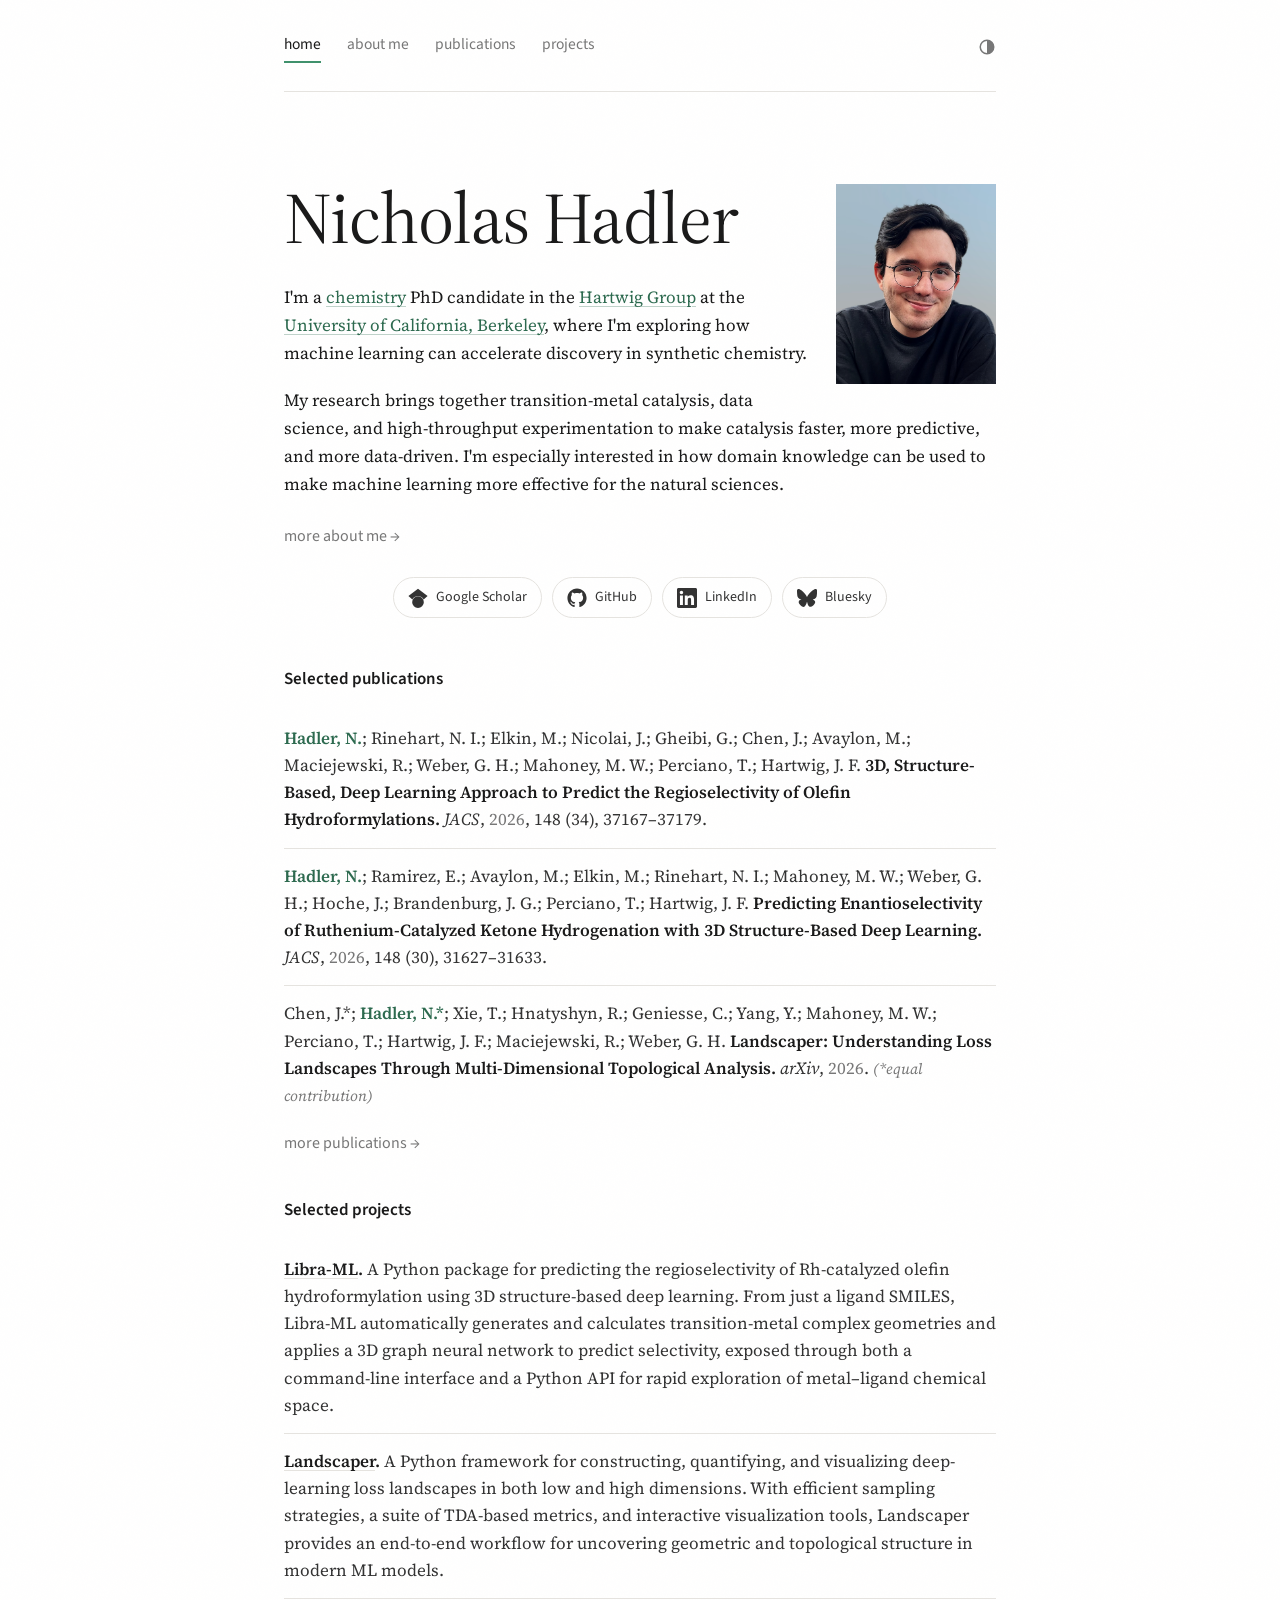
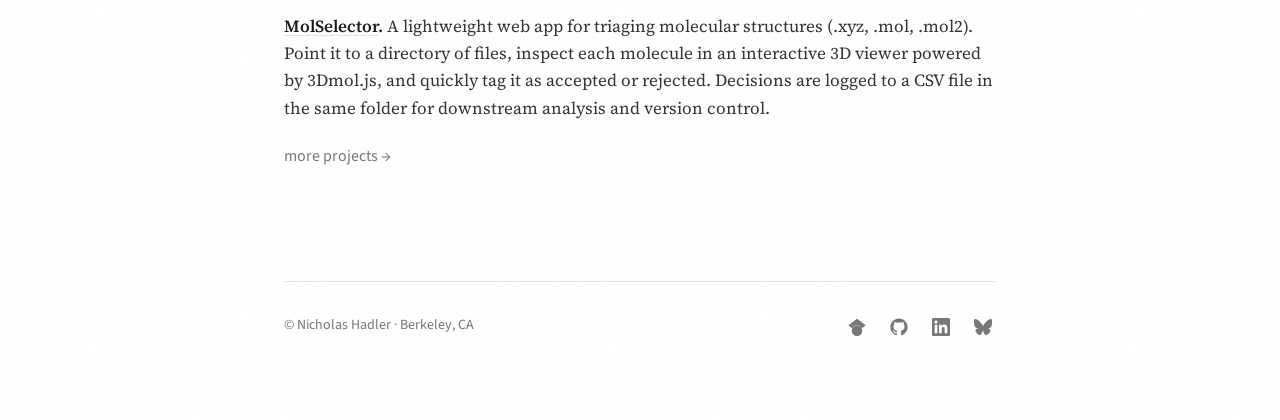
<file: index.html>
<!DOCTYPE html>
<html lang="en">
<head>
  <meta charset="utf-8">
  <meta name="viewport" content="width=device-width, initial-scale=1">
  <title>Nicholas Hadler</title>
  <link rel="preconnect" href="https://fonts.googleapis.com">
  <link rel="preconnect" href="https://fonts.gstatic.com" crossorigin>
  <link href="https://fonts.googleapis.com/css2?family=Source+Serif+4:ital,opsz,wght@0,8..60,400;0,8..60,500;0,8..60,600;1,8..60,400&family=Source+Sans+3:wght@400;500;600&family=JetBrains+Mono:wght@400;500&display=swap" rel="stylesheet">
  <link rel="apple-touch-icon" sizes="180x180" href="assets/apple-touch-icon.png">
  <link rel="icon" type="image/png" sizes="32x32" href="assets/favicon-32x32.png">
  <link rel="icon" type="image/png" sizes="16x16" href="assets/favicon-16x16.png">
  <link rel="manifest" href="assets/site.webmanifest">
  <link rel="stylesheet" href="styles.css">
  <script src="theme.js"></script>
</head>
<body>
  <div class="app">
    <nav class="topnav">
      <a href="index.html" class="nav-link is-active">home</a>
      <a href="about.html" class="nav-link">about me</a>
      <a href="publications.html" class="nav-link">publications</a>
      <a href="projects.html" class="nav-link">projects</a>
      <button class="theme-toggle" aria-label="Toggle color scheme" onclick="cycleTheme()">
        <svg class="icon-sun" viewBox="0 0 24 24" fill="none" stroke="currentColor" stroke-width="2" stroke-linecap="round" stroke-linejoin="round"><circle cx="12" cy="12" r="5"/><line x1="12" y1="1" x2="12" y2="3"/><line x1="12" y1="21" x2="12" y2="23"/><line x1="4.22" y1="4.22" x2="5.64" y2="5.64"/><line x1="18.36" y1="18.36" x2="19.78" y2="19.78"/><line x1="1" y1="12" x2="3" y2="12"/><line x1="21" y1="12" x2="23" y2="12"/><line x1="4.22" y1="19.78" x2="5.64" y2="18.36"/><line x1="18.36" y1="5.64" x2="19.78" y2="4.22"/></svg>
        <svg class="icon-moon" viewBox="0 0 24 24" fill="none" stroke="currentColor" stroke-width="2" stroke-linecap="round" stroke-linejoin="round"><path d="M21 12.79A9 9 0 1 1 11.21 3 7 7 0 0 0 21 12.79z"/></svg>
        <svg class="icon-auto" viewBox="0 0 24 24" fill="none" stroke="currentColor" stroke-width="2" stroke-linecap="round" stroke-linejoin="round"><circle cx="12" cy="12" r="9"/><path d="M12 3a9 9 0 0 1 0 18z" fill="currentColor" stroke="none"/></svg>
      </button>
    </nav>

    <main>
      <section class="section hero-section">
        <div class="hero-portrait">
          <img src="images/profile.png" alt="Nicholas Hadler">
        </div>
        <h1 class="hero-name">Nicholas Hadler</h1>

        <div class="hero-body">
          <p>
            I'm a <a href="https://chemistry.berkeley.edu/chem" target="_blank" rel="noreferrer">chemistry</a> PhD candidate in the <a href="https://hartwig.cchem.berkeley.edu/" target="_blank" rel="noreferrer">Hartwig Group</a> at the <a href="https://www.berkeley.edu/" target="_blank" rel="noreferrer">University of California, Berkeley</a>, where I'm exploring how machine learning can accelerate discovery in synthetic chemistry.
          </p>
          <p>
            My research brings together transition-metal catalysis, data science, and high-throughput experimentation to make catalysis faster, more predictive, and more data-driven. I'm especially interested in how domain knowledge can be used to make machine learning more effective for the natural sciences.
          </p>
          <a class="more-link" href="about.html">more about me &rarr;</a>
        </div>

        <div class="social-links">
          <a href="https://scholar.google.com/citations?user=IBnzxfkAAAAJ&hl=en" target="_blank" rel="noreferrer" class="social-link" aria-label="Google Scholar">
            <svg width="20" height="20" viewBox="0 0 24 24" fill="currentColor" aria-hidden="true"><path d="M5.242 13.769L0.5 9.5 12 1l11.5 8.5-4.742 4.269C17.548 11.249 14.978 9.5 12 9.5c-2.977 0-5.548 1.748-6.758 4.269zM12 10a7 7 0 1 0 0 14 7 7 0 0 0 0-14z"/></svg>
            <span>Google Scholar</span>
          </a>
          <a href="https://github.com/nhadler" target="_blank" rel="noreferrer" class="social-link" aria-label="GitHub">
            <svg width="20" height="20" viewBox="0 0 24 24" fill="currentColor" aria-hidden="true"><path d="M12 .5C5.648.5.5 5.648.5 12c0 5.082 3.292 9.39 7.868 10.91.576.108.79-.25.79-.553 0-.273-.011-1.175-.016-2.13-3.197.695-3.872-1.353-3.872-1.353-.522-1.327-1.276-1.68-1.276-1.68-1.043-.713.08-.699.08-.699 1.154.082 1.761 1.185 1.761 1.185 1.026 1.758 2.693 1.25 3.35.956.103-.744.402-1.25.731-1.538-2.553-.29-5.237-1.277-5.237-5.683 0-1.255.45-2.282 1.184-3.087-.119-.29-.513-1.46.112-3.044 0 0 .964-.308 3.16 1.178.915-.254 1.898-.381 2.876-.386.977.005 1.96.132 2.877.386 2.194-1.486 3.157-1.178 3.157-1.178.626 1.584.232 2.754.114 3.044.737.805 1.183 1.832 1.183 3.087 0 4.417-2.688 5.39-5.25 5.673.413.356.78 1.056.78 2.129 0 1.537-.013 2.776-.013 3.154 0 .305.21.666.796.553C20.21 21.385 23.5 17.078 23.5 12 23.5 5.648 18.352.5 12 .5z"/></svg>
            <span>GitHub</span>
          </a>
          <a href="https://www.linkedin.com/in/nicholas-hadler/" target="_blank" rel="noreferrer" class="social-link" aria-label="LinkedIn">
            <svg width="20" height="20" viewBox="0 0 24 24" fill="currentColor" aria-hidden="true"><path d="M20.447 20.452h-3.554v-5.569c0-1.328-.027-3.037-1.852-3.037-1.853 0-2.136 1.445-2.136 2.939v5.667H9.351V9h3.414v1.561h.046c.477-.9 1.637-1.85 3.37-1.85 3.601 0 4.267 2.37 4.267 5.455v6.286zM5.337 7.433c-1.144 0-2.063-.926-2.063-2.065 0-1.138.92-2.063 2.063-2.063 1.14 0 2.064.925 2.064 2.063 0 1.139-.925 2.065-2.064 2.065zm1.782 13.019H3.555V9h3.564v11.452zM22.225 0H1.771C.792 0 0 .774 0 1.729v20.542C0 23.227.792 24 1.771 24h20.451C23.2 24 24 23.227 24 22.271V1.729C24 .774 23.2 0 22.222 0h.003z"/></svg>
            <span>LinkedIn</span>
          </a>
          <a href="https://bsky.app/profile/nichadler.bsky.social" target="_blank" rel="noreferrer" class="social-link" aria-label="Bluesky">
            <svg width="20" height="20" viewBox="0 0 24 24" fill="currentColor" aria-hidden="true"><path d="M12 10.8c-1.087-2.114-4.046-6.053-6.798-7.995C2.566.944 1.561 1.266.902 1.565.139 1.908 0 3.08 0 3.768c0 .69.378 5.65.624 6.479.815 2.736 3.713 3.66 6.383 3.364-3.908.578-7.376 2.005-2.83 7.078 5.004 5.19 6.864-1.113 7.823-4.308.958 3.195 2.054 9.271 7.74 4.308 4.25-4.308 1.328-6.5-2.58-7.078 2.67.297 5.568-.628 6.383-3.364.246-.828.624-5.79.624-6.478 0-.69-.139-1.861-.902-2.206-.659-.298-1.664-.62-4.3 1.24C16.046 4.748 13.087 8.687 12 10.8z"/></svg>
            <span>Bluesky</span>
          </a>
        </div>

        <h2 class="subsection-title" style="margin-top: 48px">Selected publications</h2>
        <ul class="pub-list">
          <li class="pub-item">
            <span class="me">Hadler, N.</span>; Rinehart, N. I.; Elkin, M.; Nicolai, J.; Gheibi, G.; Chen, J.; Avaylon, M.; Maciejewski, R.; Weber, G. H.; Mahoney, M. W.; Perciano, T.; Hartwig, J. F.
            <a href="https://doi.org/10.1021/jacs.6c11602" target="_blank" rel="noreferrer" class="pub-title"><strong>3D, Structure-Based, Deep Learning Approach to Predict the Regioselectivity of Olefin Hydroformylations.</strong></a>
            <span class="pub-venue">JACS</span>, <span class="pub-year">2026</span>, 148 (34), 37167&ndash;37179.
          </li>
          <li class="pub-item">
            <span class="me">Hadler, N.</span>; Ramirez, E.; Avaylon, M.; Elkin, M.; Rinehart, N. I.; Mahoney, M. W.; Weber, G. H.; Hoche, J.; Brandenburg, J. G.; Perciano, T.; Hartwig, J. F.
            <a href="https://doi.org/10.1021/jacs.6c07313" target="_blank" rel="noreferrer" class="pub-title"><strong>Predicting Enantioselectivity of Ruthenium-Catalyzed Ketone Hydrogenation with 3D Structure-Based Deep Learning.</strong></a>
            <span class="pub-venue">JACS</span>, <span class="pub-year">2026</span>, 148 (30), 31627&ndash;31633.
          </li>
          <li class="pub-item">
            Chen, J.*; <span class="me">Hadler, N.*</span>; Xie, T.; Hnatyshyn, R.; Geniesse, C.; Yang, Y.; Mahoney, M. W.; Perciano, T.; Hartwig, J. F.; Maciejewski, R.; Weber, G. H.
            <a href="https://arxiv.org/abs/2602.07135" target="_blank" rel="noreferrer" class="pub-title"><strong>Landscaper: Understanding Loss Landscapes Through Multi-Dimensional Topological Analysis.</strong></a>
            <span class="pub-venue">arXiv</span>, <span class="pub-year">2026</span>. <span class="pub-note">(*equal contribution)</span>
          </li>
        </ul>
        <a class="more-link" href="publications.html">more publications &rarr;</a>

        <h2 class="subsection-title" style="margin-top: 40px">Selected projects</h2>
        <ul class="proj-list">
          <li class="proj-item">
            <strong><a href="https://github.com/Hartwig-Group/Libra-ML" target="_blank" rel="noreferrer">Libra-ML</a>.</strong> A Python package for predicting the regioselectivity of Rh-catalyzed olefin hydroformylation using 3D structure-based deep learning. From just a ligand SMILES, Libra-ML automatically generates and calculates transition-metal complex geometries and applies a 3D graph neural network to predict selectivity, exposed through both a command-line interface and a Python API for rapid exploration of metal–ligand chemical space.
          </li>
          <li class="proj-item">
            <strong><a href="https://github.com/Vis4SciML/Landscaper" target="_blank" rel="noreferrer">Landscaper</a>.</strong> A Python framework for constructing, quantifying, and visualizing deep-learning loss landscapes in both low and high dimensions. With efficient sampling strategies, a suite of TDA-based metrics, and interactive visualization tools, Landscaper provides an end-to-end workflow for uncovering geometric and topological structure in modern ML models.
          </li>
          <li class="proj-item">
            <strong><a href="https://github.com/nhadler/MolSelector" target="_blank" rel="noreferrer">MolSelector</a>.</strong> A lightweight web app for triaging molecular structures (.xyz, .mol, .mol2). Point it to a directory of files, inspect each molecule in an interactive 3D viewer powered by 3Dmol.js, and quickly tag it as accepted or rejected. Decisions are logged to a CSV file in the same folder for downstream analysis and version control.
          </li>
        </ul>
        <a class="more-link" href="projects.html">more projects &rarr;</a>
      </section>
    </main>

    <footer class="footer">
      <span>&copy; Nicholas Hadler &middot; Berkeley, CA</span>
      <span class="footer-icons">
        <a href="https://scholar.google.com/citations?user=IBnzxfkAAAAJ&hl=en" target="_blank" rel="noreferrer" aria-label="Google Scholar" title="Google Scholar">
          <svg width="18" height="18" viewBox="0 0 24 24" fill="currentColor" aria-hidden="true"><path d="M5.242 13.769L0.5 9.5 12 1l11.5 8.5-4.742 4.269C17.548 11.249 14.978 9.5 12 9.5c-2.977 0-5.548 1.748-6.758 4.269zM12 10a7 7 0 1 0 0 14 7 7 0 0 0 0-14z"/></svg>
        </a>
        <a href="https://github.com/nhadler" target="_blank" rel="noreferrer" aria-label="GitHub" title="GitHub">
          <svg width="18" height="18" viewBox="0 0 24 24" fill="currentColor" aria-hidden="true"><path d="M12 .5C5.648.5.5 5.648.5 12c0 5.082 3.292 9.39 7.868 10.91.576.108.79-.25.79-.553 0-.273-.011-1.175-.016-2.13-3.197.695-3.872-1.353-3.872-1.353-.522-1.327-1.276-1.68-1.276-1.68-1.043-.713.08-.699.08-.699 1.154.082 1.761 1.185 1.761 1.185 1.026 1.758 2.693 1.25 3.35.956.103-.744.402-1.25.731-1.538-2.553-.29-5.237-1.277-5.237-5.683 0-1.255.45-2.282 1.184-3.087-.119-.29-.513-1.46.112-3.044 0 0 .964-.308 3.16 1.178.915-.254 1.898-.381 2.876-.386.977.005 1.96.132 2.877.386 2.194-1.486 3.157-1.178 3.157-1.178.626 1.584.232 2.754.114 3.044.737.805 1.183 1.832 1.183 3.087 0 4.417-2.688 5.39-5.25 5.673.413.356.78 1.056.78 2.129 0 1.537-.013 2.776-.013 3.154 0 .305.21.666.796.553C20.21 21.385 23.5 17.078 23.5 12 23.5 5.648 18.352.5 12 .5z"/></svg>
        </a>
        <a href="https://www.linkedin.com/in/nicholas-hadler/" target="_blank" rel="noreferrer" aria-label="LinkedIn" title="LinkedIn">
          <svg width="18" height="18" viewBox="0 0 24 24" fill="currentColor" aria-hidden="true"><path d="M20.447 20.452h-3.554v-5.569c0-1.328-.027-3.037-1.852-3.037-1.853 0-2.136 1.445-2.136 2.939v5.667H9.351V9h3.414v1.561h.046c.477-.9 1.637-1.85 3.37-1.85 3.601 0 4.267 2.37 4.267 5.455v6.286zM5.337 7.433c-1.144 0-2.063-.926-2.063-2.065 0-1.138.92-2.063 2.063-2.063 1.14 0 2.064.925 2.064 2.063 0 1.139-.925 2.065-2.064 2.065zm1.782 13.019H3.555V9h3.564v11.452zM22.225 0H1.771C.792 0 0 .774 0 1.729v20.542C0 23.227.792 24 1.771 24h20.451C23.2 24 24 23.227 24 22.271V1.729C24 .774 23.2 0 22.222 0h.003z"/></svg>
        </a>
        <a href="https://bsky.app/profile/nichadler.bsky.social" target="_blank" rel="noreferrer" aria-label="Bluesky" title="Bluesky">
          <svg width="18" height="18" viewBox="0 0 24 24" fill="currentColor" aria-hidden="true"><path d="M12 10.8c-1.087-2.114-4.046-6.053-6.798-7.995C2.566.944 1.561 1.266.902 1.565.139 1.908 0 3.08 0 3.768c0 .69.378 5.65.624 6.479.815 2.736 3.713 3.66 6.383 3.364-3.908.578-7.376 2.005-2.83 7.078 5.004 5.19 6.864-1.113 7.823-4.308.958 3.195 2.054 9.271 7.74 4.308 4.25-4.308 1.328-6.5-2.58-7.078 2.67.297 5.568-.628 6.383-3.364.246-.828.624-5.79.624-6.478 0-.69-.139-1.861-.902-2.206-.659-.298-1.664-.62-4.3 1.24C16.046 4.748 13.087 8.687 12 10.8z"/></svg>
        </a>
      </span>
    </footer>
  </div>
</body>
</html>
</file>
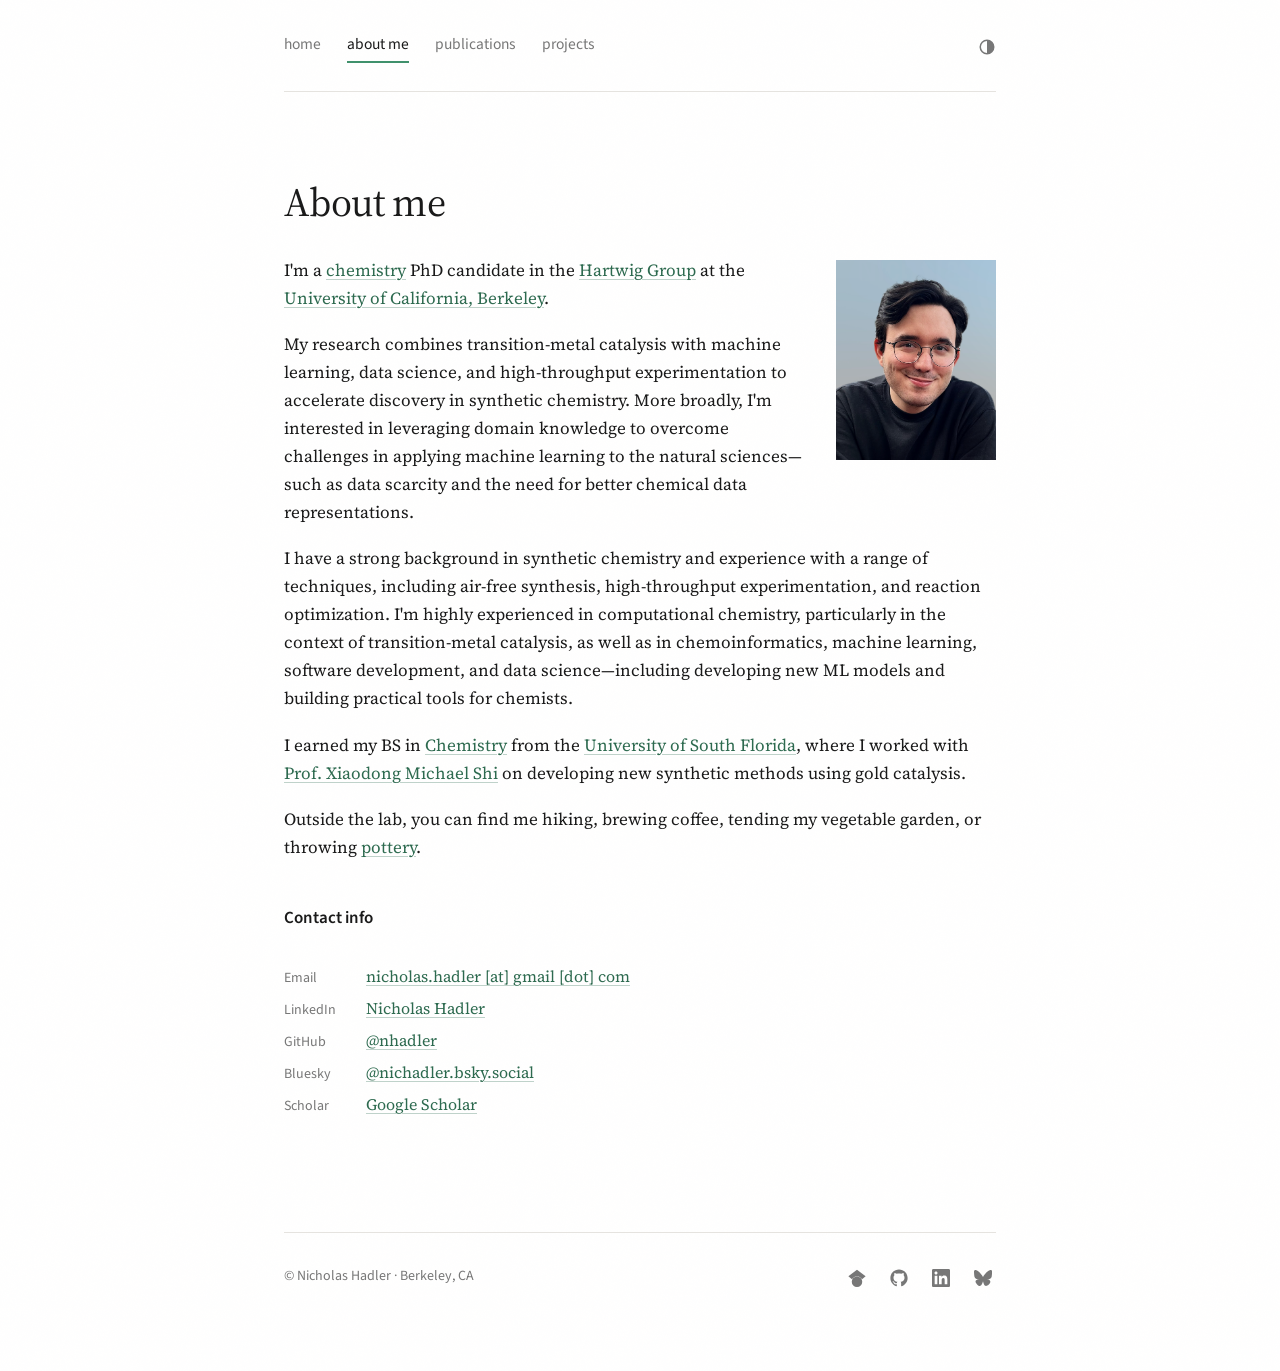
<file: about.html>
<!doctype html>
<html lang="en">
<head>
  <meta charset="utf-8" />
  <meta name="viewport" content="width=device-width, initial-scale=1" />
  <title>About — Nicholas Hadler</title>
  <link rel="preconnect" href="https://fonts.googleapis.com" />
  <link rel="preconnect" href="https://fonts.gstatic.com" crossorigin />
  <link href="https://fonts.googleapis.com/css2?family=Source+Serif+4:ital,opsz,wght@0,8..60,400;0,8..60,500;0,8..60,600;1,8..60,400&family=Source+Sans+3:wght@400;500;600&family=JetBrains+Mono:wght@400;500&display=swap" rel="stylesheet" />
  <link rel="apple-touch-icon" sizes="180x180" href="assets/apple-touch-icon.png" />
  <link rel="icon" type="image/png" sizes="32x32" href="assets/favicon-32x32.png" />
  <link rel="icon" type="image/png" sizes="16x16" href="assets/favicon-16x16.png" />
  <link rel="manifest" href="assets/site.webmanifest" />
  <link rel="stylesheet" href="styles.css" />
  <script src="theme.js"></script>
</head>
<body>
  <div class="app">
    <nav class="topnav">
      <a href="index.html" class="nav-link">home</a>
      <a href="about.html" class="nav-link is-active">about me</a>
      <a href="publications.html" class="nav-link">publications</a>
      <a href="projects.html" class="nav-link">projects</a>
      <button class="theme-toggle" aria-label="Toggle color scheme" onclick="cycleTheme()">
        <svg class="icon-sun" viewBox="0 0 24 24" fill="none" stroke="currentColor" stroke-width="2" stroke-linecap="round" stroke-linejoin="round"><circle cx="12" cy="12" r="5"/><line x1="12" y1="1" x2="12" y2="3"/><line x1="12" y1="21" x2="12" y2="23"/><line x1="4.22" y1="4.22" x2="5.64" y2="5.64"/><line x1="18.36" y1="18.36" x2="19.78" y2="19.78"/><line x1="1" y1="12" x2="3" y2="12"/><line x1="21" y1="12" x2="23" y2="12"/><line x1="4.22" y1="19.78" x2="5.64" y2="18.36"/><line x1="18.36" y1="5.64" x2="19.78" y2="4.22"/></svg>
        <svg class="icon-moon" viewBox="0 0 24 24" fill="none" stroke="currentColor" stroke-width="2" stroke-linecap="round" stroke-linejoin="round"><path d="M21 12.79A9 9 0 1 1 11.21 3 7 7 0 0 0 21 12.79z"/></svg>
        <svg class="icon-auto" viewBox="0 0 24 24" fill="none" stroke="currentColor" stroke-width="2" stroke-linecap="round" stroke-linejoin="round"><circle cx="12" cy="12" r="9"/><path d="M12 3a9 9 0 0 1 0 18z" fill="currentColor" stroke="none"/></svg>
      </button>
    </nav>

    <main>
      <section class="section">
        <h2 class="section-title">About me</h2>
        <div class="hero-portrait">
          <img src="images/profile.png" alt="Nicholas Hadler">
        </div>
        <div class="about-body">
          <p>
            I'm a <a href="https://chemistry.berkeley.edu/chem" target="_blank" rel="noreferrer">chemistry</a> PhD candidate in the <a href="https://hartwig.cchem.berkeley.edu/" target="_blank" rel="noreferrer">Hartwig Group</a> at the <a href="https://www.berkeley.edu/" target="_blank" rel="noreferrer">University of California, Berkeley</a>.
          </p>
          <p>
            My research combines transition-metal catalysis with machine learning, data science, and high-throughput experimentation to accelerate discovery in synthetic chemistry. More broadly, I'm interested in leveraging domain knowledge to overcome challenges in applying machine learning to the natural sciences&mdash;such as data scarcity and the need for better chemical data representations.
          </p>
          <p>
            I have a strong background in synthetic chemistry and experience with a range of techniques, including air-free synthesis, high-throughput experimentation, and reaction optimization. I'm highly experienced in computational chemistry, particularly in the context of transition-metal catalysis, as well as in chemoinformatics, machine learning, software development, and data science&mdash;including developing new ML models and building practical tools for chemists.
          </p>
          <p>
            I earned my BS in <a href="https://www.usf.edu/arts-sciences/departments/chemistry/" target="_blank" rel="noreferrer">Chemistry</a> from the <a href="https://www.usf.edu/" target="_blank" rel="noreferrer">University of South Florida</a>, where I worked with <a href="https://scholar.google.com/citations?user=-fHWhYAAAAAJ&hl=en" target="_blank" rel="noreferrer">Prof. Xiaodong Michael Shi</a> on developing new synthetic methods using gold catalysis.
          </p>
          <p>
            Outside the lab, you can find me hiking, brewing coffee, tending my vegetable garden, or throwing <a href="https://art.nhadler.com/" target="_blank" rel="noreferrer">pottery</a>.
          </p>
        </div>

        <h3 class="subsection-title">Contact info</h3>
        <div class="contact-list">
          <div><span class="k">Email</span> <a href="mailto:nicholas.hadler@gmail.com">nicholas.hadler [at] gmail [dot] com</a></div>
          <div><span class="k">LinkedIn</span> <a href="https://www.linkedin.com/in/nicholas-hadler/" target="_blank" rel="noreferrer">Nicholas Hadler</a></div>
          <div><span class="k">GitHub</span> <a href="https://github.com/nhadler" target="_blank" rel="noreferrer">@nhadler</a></div>
          <div><span class="k">Bluesky</span> <a href="https://bsky.app/profile/nichadler.bsky.social" target="_blank" rel="noreferrer">@nichadler.bsky.social</a></div>
          <div><span class="k">Scholar</span> <a href="https://scholar.google.com/citations?user=IBnzxfkAAAAJ&hl=en" target="_blank" rel="noreferrer">Google Scholar</a></div>
        </div>
      </section>
    </main>

    <footer class="footer">
      <span>&copy; Nicholas Hadler &middot; Berkeley, CA</span>
      <span class="footer-icons">
        <a href="https://scholar.google.com/citations?user=IBnzxfkAAAAJ&hl=en" target="_blank" rel="noreferrer" aria-label="Google Scholar" title="Google Scholar">
          <svg width="18" height="18" viewBox="0 0 24 24" fill="currentColor" aria-hidden="true"><path d="M5.242 13.769L0.5 9.5 12 1l11.5 8.5-4.742 4.269C17.548 11.249 14.978 9.5 12 9.5c-2.977 0-5.548 1.748-6.758 4.269zM12 10a7 7 0 1 0 0 14 7 7 0 0 0 0-14z"/></svg>
        </a>
        <a href="https://github.com/nhadler" target="_blank" rel="noreferrer" aria-label="GitHub" title="GitHub">
          <svg width="18" height="18" viewBox="0 0 24 24" fill="currentColor" aria-hidden="true"><path d="M12 .5C5.648.5.5 5.648.5 12c0 5.082 3.292 9.39 7.868 10.91.576.108.79-.25.79-.553 0-.273-.011-1.175-.016-2.13-3.197.695-3.872-1.353-3.872-1.353-.522-1.327-1.276-1.68-1.276-1.68-1.043-.713.08-.699.08-.699 1.154.082 1.761 1.185 1.761 1.185 1.026 1.758 2.693 1.25 3.35.956.103-.744.402-1.25.731-1.538-2.553-.29-5.237-1.277-5.237-5.683 0-1.255.45-2.282 1.184-3.087-.119-.29-.513-1.46.112-3.044 0 0 .964-.308 3.16 1.178.915-.254 1.898-.381 2.876-.386.977.005 1.96.132 2.877.386 2.194-1.486 3.157-1.178 3.157-1.178.626 1.584.232 2.754.114 3.044.737.805 1.183 1.832 1.183 3.087 0 4.417-2.688 5.39-5.25 5.673.413.356.78 1.056.78 2.129 0 1.537-.013 2.776-.013 3.154 0 .305.21.666.796.553C20.21 21.385 23.5 17.078 23.5 12 23.5 5.648 18.352.5 12 .5z"/></svg>
        </a>
        <a href="https://www.linkedin.com/in/nicholas-hadler/" target="_blank" rel="noreferrer" aria-label="LinkedIn" title="LinkedIn">
          <svg width="18" height="18" viewBox="0 0 24 24" fill="currentColor" aria-hidden="true"><path d="M20.447 20.452h-3.554v-5.569c0-1.328-.027-3.037-1.852-3.037-1.853 0-2.136 1.445-2.136 2.939v5.667H9.351V9h3.414v1.561h.046c.477-.9 1.637-1.85 3.37-1.85 3.601 0 4.267 2.37 4.267 5.455v6.286zM5.337 7.433c-1.144 0-2.063-.926-2.063-2.065 0-1.138.92-2.063 2.063-2.063 1.14 0 2.064.925 2.064 2.063 0 1.139-.925 2.065-2.064 2.065zm1.782 13.019H3.555V9h3.564v11.452zM22.225 0H1.771C.792 0 0 .774 0 1.729v20.542C0 23.227.792 24 1.771 24h20.451C23.2 24 24 23.227 24 22.271V1.729C24 .774 23.2 0 22.222 0h.003z"/></svg>
        </a>
        <a href="https://bsky.app/profile/nichadler.bsky.social" target="_blank" rel="noreferrer" aria-label="Bluesky" title="Bluesky">
          <svg width="18" height="18" viewBox="0 0 24 24" fill="currentColor" aria-hidden="true"><path d="M12 10.8c-1.087-2.114-4.046-6.053-6.798-7.995C2.566.944 1.561 1.266.902 1.565.139 1.908 0 3.08 0 3.768c0 .69.378 5.65.624 6.479.815 2.736 3.713 3.66 6.383 3.364-3.908.578-7.376 2.005-2.83 7.078 5.004 5.19 6.864-1.113 7.823-4.308.958 3.195 2.054 9.271 7.74 4.308 4.25-4.308 1.328-6.5-2.58-7.078 2.67.297 5.568-.628 6.383-3.364.246-.828.624-5.79.624-6.478 0-.69-.139-1.861-.902-2.206-.659-.298-1.664-.62-4.3 1.24C16.046 4.748 13.087 8.687 12 10.8z"/></svg>
        </a>
      </span>
    </footer>
  </div>
</body>
</html>
</file>
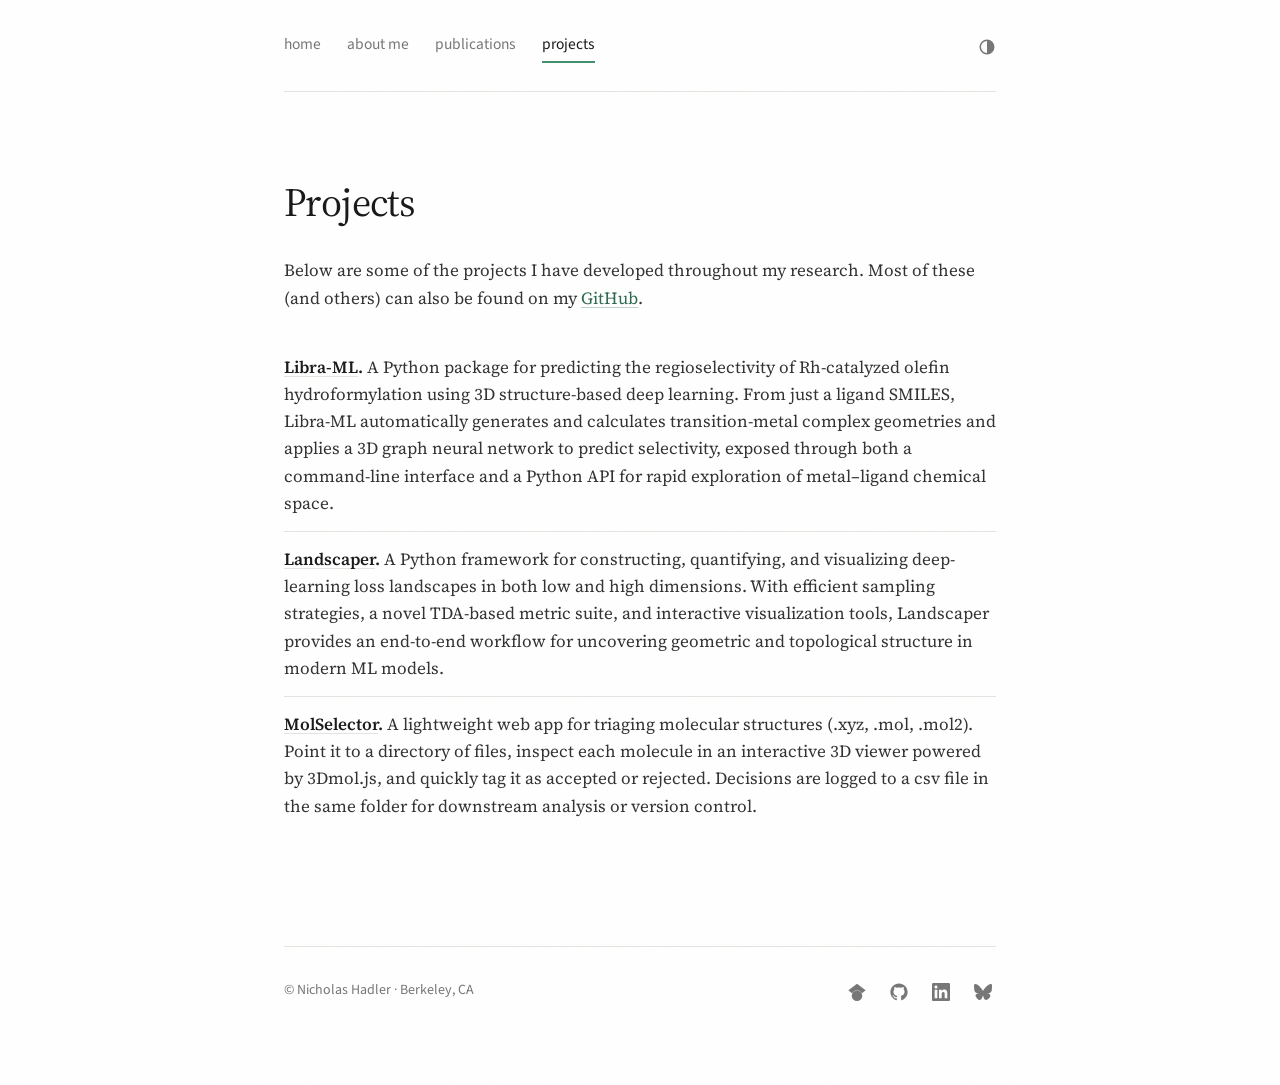
<file: projects.html>
<!doctype html>
<html lang="en">
<head>
  <meta charset="utf-8" />
  <meta name="viewport" content="width=device-width, initial-scale=1" />
  <title>Projects — Nicholas Hadler</title>
  <link rel="preconnect" href="https://fonts.googleapis.com" />
  <link rel="preconnect" href="https://fonts.gstatic.com" crossorigin />
  <link href="https://fonts.googleapis.com/css2?family=Source+Serif+4:ital,opsz,wght@0,8..60,400;0,8..60,500;0,8..60,600;1,8..60,400&family=Source+Sans+3:wght@400;500;600&family=JetBrains+Mono:wght@400;500&display=swap" rel="stylesheet" />
  <link rel="apple-touch-icon" sizes="180x180" href="assets/apple-touch-icon.png" />
  <link rel="icon" type="image/png" sizes="32x32" href="assets/favicon-32x32.png" />
  <link rel="icon" type="image/png" sizes="16x16" href="assets/favicon-16x16.png" />
  <link rel="manifest" href="assets/site.webmanifest" />
  <link rel="stylesheet" href="styles.css" />
  <script src="theme.js"></script>
</head>
<body>
  <div class="app">
    <nav class="topnav">
      <a href="index.html" class="nav-link">home</a>
      <a href="about.html" class="nav-link">about me</a>
      <a href="publications.html" class="nav-link">publications</a>
      <a href="projects.html" class="nav-link is-active">projects</a>
      <button class="theme-toggle" aria-label="Toggle color scheme" onclick="cycleTheme()">
        <svg class="icon-sun" viewBox="0 0 24 24" fill="none" stroke="currentColor" stroke-width="2" stroke-linecap="round" stroke-linejoin="round"><circle cx="12" cy="12" r="5"/><line x1="12" y1="1" x2="12" y2="3"/><line x1="12" y1="21" x2="12" y2="23"/><line x1="4.22" y1="4.22" x2="5.64" y2="5.64"/><line x1="18.36" y1="18.36" x2="19.78" y2="19.78"/><line x1="1" y1="12" x2="3" y2="12"/><line x1="21" y1="12" x2="23" y2="12"/><line x1="4.22" y1="19.78" x2="5.64" y2="18.36"/><line x1="18.36" y1="5.64" x2="19.78" y2="4.22"/></svg>
        <svg class="icon-moon" viewBox="0 0 24 24" fill="none" stroke="currentColor" stroke-width="2" stroke-linecap="round" stroke-linejoin="round"><path d="M21 12.79A9 9 0 1 1 11.21 3 7 7 0 0 0 21 12.79z"/></svg>
        <svg class="icon-auto" viewBox="0 0 24 24" fill="none" stroke="currentColor" stroke-width="2" stroke-linecap="round" stroke-linejoin="round"><circle cx="12" cy="12" r="9"/><path d="M12 3a9 9 0 0 1 0 18z" fill="currentColor" stroke="none"/></svg>
      </button>
    </nav>

    <main>
      <section class="section">
        <h2 class="section-title">Projects</h2>
        <p class="section-intro">
          Below are some of the projects I have developed throughout my research. Most of these (and others) can also be found on my <a href="https://github.com/nhadler" target="_blank" rel="noreferrer">GitHub</a>.
        </p>
        <ul class="proj-list">
          <li class="proj-item">
            <strong><a href="https://github.com/Hartwig-Group/Libra-ML" target="_blank" rel="noreferrer">Libra-ML</a>.</strong> A Python package for predicting the regioselectivity of Rh-catalyzed olefin hydroformylation using 3D structure-based deep learning. From just a ligand SMILES, Libra-ML automatically generates and calculates transition-metal complex geometries and applies a 3D graph neural network to predict selectivity, exposed through both a command-line interface and a Python API for rapid exploration of metal–ligand chemical space.
          </li>
          <li class="proj-item">
            <strong><a href="https://github.com/Vis4SciML/Landscaper" target="_blank" rel="noreferrer">Landscaper</a>.</strong> A Python framework for constructing, quantifying, and visualizing deep-learning loss landscapes in both low and high dimensions. With efficient sampling strategies, a novel TDA-based metric suite, and interactive visualization tools, Landscaper provides an end-to-end workflow for uncovering geometric and topological structure in modern ML models.
          </li>
          <li class="proj-item">
            <strong><a href="https://github.com/nhadler/MolSelector" target="_blank" rel="noreferrer">MolSelector</a>.</strong> A lightweight web app for triaging molecular structures (.xyz, .mol, .mol2). Point it to a directory of files, inspect each molecule in an interactive 3D viewer powered by 3Dmol.js, and quickly tag it as accepted or rejected. Decisions are logged to a csv file in the same folder for downstream analysis or version control.
          </li>
        </ul>
      </section>
    </main>

    <footer class="footer">
      <span>&copy; Nicholas Hadler &middot; Berkeley, CA</span>
      <span class="footer-icons">
        <a href="https://scholar.google.com/citations?user=IBnzxfkAAAAJ&hl=en" target="_blank" rel="noreferrer" aria-label="Google Scholar" title="Google Scholar">
          <svg width="18" height="18" viewBox="0 0 24 24" fill="currentColor" aria-hidden="true"><path d="M5.242 13.769L0.5 9.5 12 1l11.5 8.5-4.742 4.269C17.548 11.249 14.978 9.5 12 9.5c-2.977 0-5.548 1.748-6.758 4.269zM12 10a7 7 0 1 0 0 14 7 7 0 0 0 0-14z"/></svg>
        </a>
        <a href="https://github.com/nhadler" target="_blank" rel="noreferrer" aria-label="GitHub" title="GitHub">
          <svg width="18" height="18" viewBox="0 0 24 24" fill="currentColor" aria-hidden="true"><path d="M12 .5C5.648.5.5 5.648.5 12c0 5.082 3.292 9.39 7.868 10.91.576.108.79-.25.79-.553 0-.273-.011-1.175-.016-2.13-3.197.695-3.872-1.353-3.872-1.353-.522-1.327-1.276-1.68-1.276-1.68-1.043-.713.08-.699.08-.699 1.154.082 1.761 1.185 1.761 1.185 1.026 1.758 2.693 1.25 3.35.956.103-.744.402-1.25.731-1.538-2.553-.29-5.237-1.277-5.237-5.683 0-1.255.45-2.282 1.184-3.087-.119-.29-.513-1.46.112-3.044 0 0 .964-.308 3.16 1.178.915-.254 1.898-.381 2.876-.386.977.005 1.96.132 2.877.386 2.194-1.486 3.157-1.178 3.157-1.178.626 1.584.232 2.754.114 3.044.737.805 1.183 1.832 1.183 3.087 0 4.417-2.688 5.39-5.25 5.673.413.356.78 1.056.78 2.129 0 1.537-.013 2.776-.013 3.154 0 .305.21.666.796.553C20.21 21.385 23.5 17.078 23.5 12 23.5 5.648 18.352.5 12 .5z"/></svg>
        </a>
        <a href="https://www.linkedin.com/in/nicholas-hadler/" target="_blank" rel="noreferrer" aria-label="LinkedIn" title="LinkedIn">
          <svg width="18" height="18" viewBox="0 0 24 24" fill="currentColor" aria-hidden="true"><path d="M20.447 20.452h-3.554v-5.569c0-1.328-.027-3.037-1.852-3.037-1.853 0-2.136 1.445-2.136 2.939v5.667H9.351V9h3.414v1.561h.046c.477-.9 1.637-1.85 3.37-1.85 3.601 0 4.267 2.37 4.267 5.455v6.286zM5.337 7.433c-1.144 0-2.063-.926-2.063-2.065 0-1.138.92-2.063 2.063-2.063 1.14 0 2.064.925 2.064 2.063 0 1.139-.925 2.065-2.064 2.065zm1.782 13.019H3.555V9h3.564v11.452zM22.225 0H1.771C.792 0 0 .774 0 1.729v20.542C0 23.227.792 24 1.771 24h20.451C23.2 24 24 23.227 24 22.271V1.729C24 .774 23.2 0 22.222 0h.003z"/></svg>
        </a>
        <a href="https://bsky.app/profile/nichadler.bsky.social" target="_blank" rel="noreferrer" aria-label="Bluesky" title="Bluesky">
          <svg width="18" height="18" viewBox="0 0 24 24" fill="currentColor" aria-hidden="true"><path d="M12 10.8c-1.087-2.114-4.046-6.053-6.798-7.995C2.566.944 1.561 1.266.902 1.565.139 1.908 0 3.08 0 3.768c0 .69.378 5.65.624 6.479.815 2.736 3.713 3.66 6.383 3.364-3.908.578-7.376 2.005-2.83 7.078 5.004 5.19 6.864-1.113 7.823-4.308.958 3.195 2.054 9.271 7.74 4.308 4.25-4.308 1.328-6.5-2.58-7.078 2.67.297 5.568-.628 6.383-3.364.246-.828.624-5.79.624-6.478 0-.69-.139-1.861-.902-2.206-.659-.298-1.664-.62-4.3 1.24C16.046 4.748 13.087 8.687 12 10.8z"/></svg>
        </a>
      </span>
    </footer>
  </div>
</body>
</html>
</file>
<file: styles.css>
/* Nicholas Hadler — minimal academic CV */

:root {
  --bg: #ffffff;
  --paper: #ffffff;
  --ink: #1a1a1a;
  --ink-2: #333;
  --muted: #777;
  --line: #e5e3df;
  --accent: #2d6a4f;       /* forest green */
  --accent-2: #40916c;     /* forest green light */

  --serif: "Source Serif 4", "Source Serif Pro", Georgia, serif;
  --sans: "Source Sans 3", "Source Sans Pro", -apple-system, BlinkMacSystemFont, sans-serif;
  --mono: "JetBrains Mono", ui-monospace, SFMono-Regular, monospace;

  --max-w: 760px;
  --gutter: 24px;
}

@media (prefers-color-scheme: dark) {
  :root:not([data-theme="light"]) {
    --bg: #1a1a1a;
    --paper: #1a1a1a;
    --ink: #e8e6e3;
    --ink-2: #c8c5c0;
    --muted: #908d88;
    --line: #2e2e2e;
    --accent: #52b788;
    --accent-2: #74c69d;
  }
}

[data-theme="dark"] {
  --bg: #1a1a1a;
  --paper: #1a1a1a;
  --ink: #e8e6e3;
  --ink-2: #c8c5c0;
  --muted: #908d88;
  --line: #2e2e2e;
  --accent: #52b788;
  --accent-2: #74c69d;
}

*, *::before, *::after { box-sizing: border-box; }
html, body { margin: 0; padding: 0; }
html { scroll-behavior: smooth; }
body {
  font-family: var(--serif);
  color: var(--ink);
  background: var(--bg);
  -webkit-font-smoothing: antialiased;
  -moz-osx-font-smoothing: grayscale;
  font-size: 17px;
  line-height: 1.6;
  background-color: var(--bg);
  background-image:
    url("data:image/svg+xml;utf8,<svg xmlns='http://www.w3.org/2000/svg' width='260' height='260'><filter id='n'><feTurbulence type='fractalNoise' baseFrequency='0.9' numOctaves='2' stitchTiles='stitch'/><feColorMatrix values='0 0 0 0 0.5  0 0 0 0 0.4  0 0 0 0 0.3  0 0 0 0.018 0'/></filter><rect width='100%25' height='100%25' filter='url(%23n)'/></svg>");
  background-size: 260px 260px;
}

@media (prefers-color-scheme: dark) {
  :root:not([data-theme="light"]) body {
    background-image:
      url("data:image/svg+xml;utf8,<svg xmlns='http://www.w3.org/2000/svg' width='260' height='260'><filter id='n'><feTurbulence type='fractalNoise' baseFrequency='0.9' numOctaves='2' stitchTiles='stitch'/><feColorMatrix values='0 0 0 0 0.3  0 0 0 0 0.28  0 0 0 0 0.25  0 0 0 0.06 0'/></filter><rect width='100%25' height='100%25' filter='url(%23n)'/></svg>");
  }
}

[data-theme="dark"] body {
  background-image:
    url("data:image/svg+xml;utf8,<svg xmlns='http://www.w3.org/2000/svg' width='260' height='260'><filter id='n'><feTurbulence type='fractalNoise' baseFrequency='0.9' numOctaves='2' stitchTiles='stitch'/><feColorMatrix values='0 0 0 0 0.3  0 0 0 0 0.28  0 0 0 0 0.25  0 0 0 0.06 0'/></filter><rect width='100%25' height='100%25' filter='url(%23n)'/></svg>");
}

a {
  color: var(--accent);
  text-decoration: underline;
  text-decoration-color: color-mix(in srgb, var(--accent) 30%, transparent);
  text-underline-offset: 3px;
  text-decoration-thickness: 1px;
  transition: color 0.15s, text-decoration-color 0.15s;
}
a:hover { color: var(--accent); text-decoration-color: var(--accent); }

button { font-family: inherit; cursor: pointer; border: none; background: none; color: inherit; padding: 0; }
em, i { font-style: italic; }
strong { font-weight: 600; }

.mono {
  font-family: var(--mono);
  font-size: 12px;
  letter-spacing: 0.02em;
  color: var(--muted);
}

/* ── Layout ───────────────────────────────────────────────────────────── */
.app {
  max-width: var(--max-w);
  margin: 0 auto;
  padding: 0 var(--gutter) 80px;
}

/* ── Top nav ──────────────────────────────────────────────────────────── */
.topnav {
  display: flex;
  gap: 26px;
  padding: 32px 0 28px;
  margin-bottom: 40px;
  border-bottom: 1px solid var(--line);
  font-size: 15.5px;
  flex-wrap: wrap;
}
.nav-link {
  color: var(--muted);
  text-decoration: none;
  transition: color 0.15s;
  font-family: var(--sans);
  padding-bottom: 4px;
  border-bottom: 2px solid transparent;
}
.nav-link:hover { color: var(--ink); }
.nav-link.is-active { color: var(--ink); border-bottom-color: var(--accent-2); }

.theme-toggle {
  margin-left: auto;
  display: flex;
  align-items: center;
  color: var(--muted);
  transition: color 0.15s;
}
.theme-toggle:hover { color: var(--ink); }
.theme-toggle svg { width: 18px; height: 18px; }
.theme-toggle .icon-sun,
.theme-toggle .icon-moon,
.theme-toggle .icon-auto { display: none; }

[data-theme-mode="light"] .theme-toggle .icon-sun { display: block; }
[data-theme-mode="dark"] .theme-toggle .icon-moon { display: block; }
[data-theme-mode="auto"] .theme-toggle .icon-auto { display: block; }

/* No-JS fallback: show sun in light OS, moon in dark OS */
:root:not([data-theme-mode]) .theme-toggle .icon-sun { display: block; }
@media (prefers-color-scheme: dark) {
  :root:not([data-theme-mode]) .theme-toggle .icon-sun { display: none; }
  :root:not([data-theme-mode]) .theme-toggle .icon-moon { display: block; }
}

/* ── Sections ─────────────────────────────────────────────────────────── */
.section {
  padding: 48px 0;
  scroll-margin-top: 24px;
}
.section + .section {
  border-top: 1px solid var(--line);
}

h1, h2, h3 { font-weight: 400; margin: 0; }

.section-title {
  font-family: var(--serif);
  font-size: 40px;
  letter-spacing: -0.015em;
  text-transform: none;
  color: var(--ink);
  margin-bottom: 32px;
  font-weight: 400;
  line-height: 1.1;
}

/* ── Home ─────────────────────────────────────────────────────────────── */
.hero-portrait {
  float: right;
  width: 160px;
  margin: 4px 0 16px 24px;
}
.hero-portrait img {
  width: 100%;
  height: 200px;
  object-fit: cover;
  display: block;
}
@media (max-width: 520px) {
  .hero-portrait { float: none; margin: 0 0 20px; width: 140px; }
  .hero-portrait img { height: 176px; }
}

.hero-name {
  font-size: 72px;
  line-height: 1.05;
  letter-spacing: -0.015em;
  margin: 0 0 28px;
  font-weight: 400;
}

.hero-body p {
  margin: 0 0 18px;
  color: var(--ink);
  text-align: left;
  line-height: 1.65;
  font-size: 17px;
}
.hero-body p:first-child { color: var(--ink); }

.more-link {
  display: inline-block;
  margin-top: 8px;
  font-family: var(--sans);
  font-size: 16px;
  color: var(--muted);
  text-decoration: none;
  cursor: pointer;
}
.more-link:hover { color: var(--accent); }

.social-links {
  clear: both;
  display: flex;
  flex-wrap: wrap;
  gap: 10px;
  margin-top: 28px;
  justify-content: center;
}
.social-link {
  display: inline-flex;
  align-items: center;
  gap: 8px;
  padding: 8px 14px;
  border: 1px solid var(--line);
  border-radius: 999px;
  font-family: var(--sans);
  font-size: 14px;
  color: var(--ink-2);
  text-decoration: none;
  transition: all 0.15s;
}
.social-link:hover {
  color: var(--accent);
  border-color: var(--accent);
  background: color-mix(in srgb, var(--accent) 4%, transparent);
}
.social-link svg { flex-shrink: 0; }

/* ── About ────────────────────────────────────────────────────────────── */
.about-body p {
  margin: 0 0 18px;
  color: var(--ink);
  text-align: left;
  font-size: 17px;
  line-height: 1.65;
}
.about-body p:first-child { color: var(--ink); }

.contact-list {
  margin-top: 28px;
  font-size: 16px;
  line-height: 2;
  color: var(--ink-2);
}
.contact-list .k {
  display: inline-block;
  width: 78px;
  color: var(--muted);
  font-family: var(--sans);
  font-size: 14px;
}

/* ── Publications ─────────────────────────────────────────────────────── */
.subsection-title {
  font-family: var(--sans);
  font-size: 17px;
  font-weight: 600;
  color: var(--ink);
  margin: 44px 0 18px;
  letter-spacing: 0;
  text-transform: none;
}
.subsection-title:first-child { margin-top: 0; }

.pub-list, .proj-list, .conf-list {
  list-style: none;
  padding: 0;
  margin: 0;
}

.pub-item, .proj-item, .conf-item {
  padding: 14px 0;
  border-bottom: 1px solid var(--line);
  font-size: 17px;
  line-height: 1.6;
  color: var(--ink-2);
}
.pub-item:last-child, .proj-item:last-child, .conf-item:last-child {
  border-bottom: none;
}

.pub-item .me, .conf-item .me { color: var(--accent); font-weight: 600; }
.pub-title { color: var(--ink); font-weight: 500; text-decoration: none; }
.pub-title:hover { color: var(--accent); }

.pub-toc {
  margin: 16px 0 4px;
  text-align: center;
}
.pub-toc img {
  max-width: 500px;
  width: 100%;
  height: auto;
  display: inline-block;
}

.pub-venue {
  font-style: italic;
  color: var(--ink-2);
}
.pub-year { color: var(--muted); }
.pub-note { color: var(--muted); font-size: 15px; font-style: italic; }

.proj-item strong { color: var(--ink); font-weight: 600; }
.proj-item strong a { color: var(--ink); text-decoration-color: var(--line); }
.proj-item strong a:hover { color: var(--accent); }

.conf-item .conf-kind {
  font-family: var(--sans);
  font-size: 13px;
  text-transform: uppercase;
  letter-spacing: 0.05em;
  color: var(--muted);
  margin-right: 8px;
}

/* Intro copy for sections */
.section-intro {
  color: var(--ink-2);
  font-size: 17px;
  margin: 0 0 28px;
  line-height: 1.65;
}
.section-intro:last-child { margin-bottom: 0; }

/* ── Footer ───────────────────────────────────────────────────────────── */
.footer {
  margin-top: 64px;
  padding-top: 32px;
  border-top: 1px solid var(--line);
  font-family: var(--sans);
  font-size: 14px;
  color: var(--muted);
  display: flex;
  justify-content: space-between;
  flex-wrap: wrap;
  gap: 12px;
}
.footer a { color: var(--muted); text-decoration: none; display: inline-flex; align-items: center; }
.footer a:hover { color: var(--accent); }
.footer-icons { display: inline-flex; gap: 16px; align-items: center; }
.footer-icons a { padding: 4px; }

@media (max-width: 640px) {
  .hero-name { font-size: 32px; }
  .topnav { gap: 16px; }
  .contact-list .k { width: 64px; }
}
</file>
